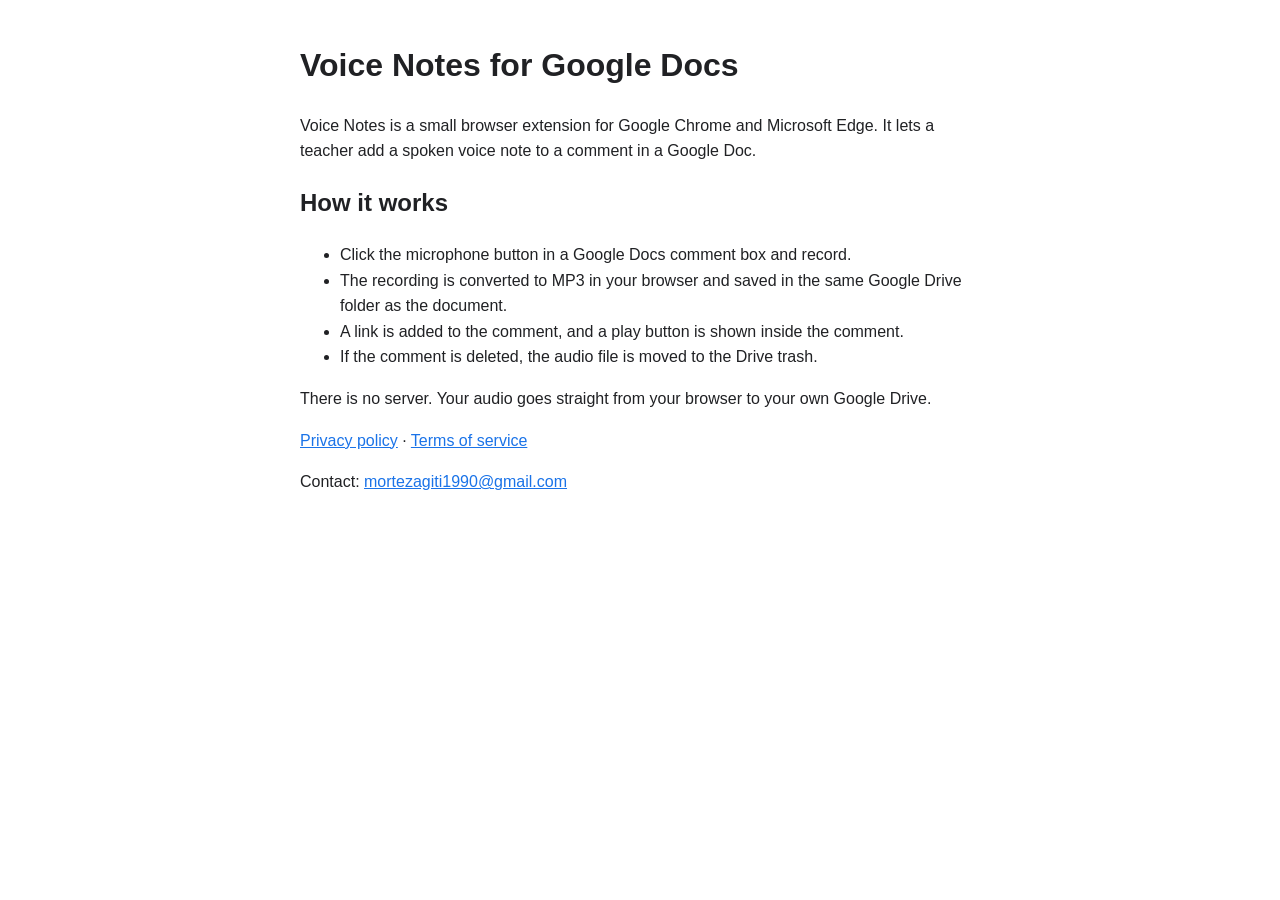
<file: docs/index.html>
<!DOCTYPE html>
<html lang="en">
<head>
  <meta charset="utf-8">
  <meta name="viewport" content="width=device-width, initial-scale=1">
  <title>Voice Notes for Google Docs</title>
  <style>
    body { font-family: Arial, sans-serif; max-width: 680px; margin: 40px auto; padding: 0 16px; line-height: 1.6; color: #202124; }
    a { color: #1a73e8; }
  </style>
</head>
<body>
  <h1>Voice Notes for Google Docs</h1>
  <p>Voice Notes is a small browser extension for Google Chrome and Microsoft Edge. It lets a teacher
  add a spoken voice note to a comment in a Google Doc.</p>

  <h2>How it works</h2>
  <ul>
    <li>Click the microphone button in a Google Docs comment box and record.</li>
    <li>The recording is converted to MP3 in your browser and saved in the same Google Drive folder as the document.</li>
    <li>A link is added to the comment, and a play button is shown inside the comment.</li>
    <li>If the comment is deleted, the audio file is moved to the Drive trash.</li>
  </ul>

  <p>There is no server. Your audio goes straight from your browser to your own Google Drive.</p>

  <p><a href="privacy.html">Privacy policy</a> &middot; <a href="terms.html">Terms of service</a></p>
  <p>Contact: <a href="mailto:mortezagiti1990@gmail.com">mortezagiti1990@gmail.com</a></p>
</body>
</html>
</file>
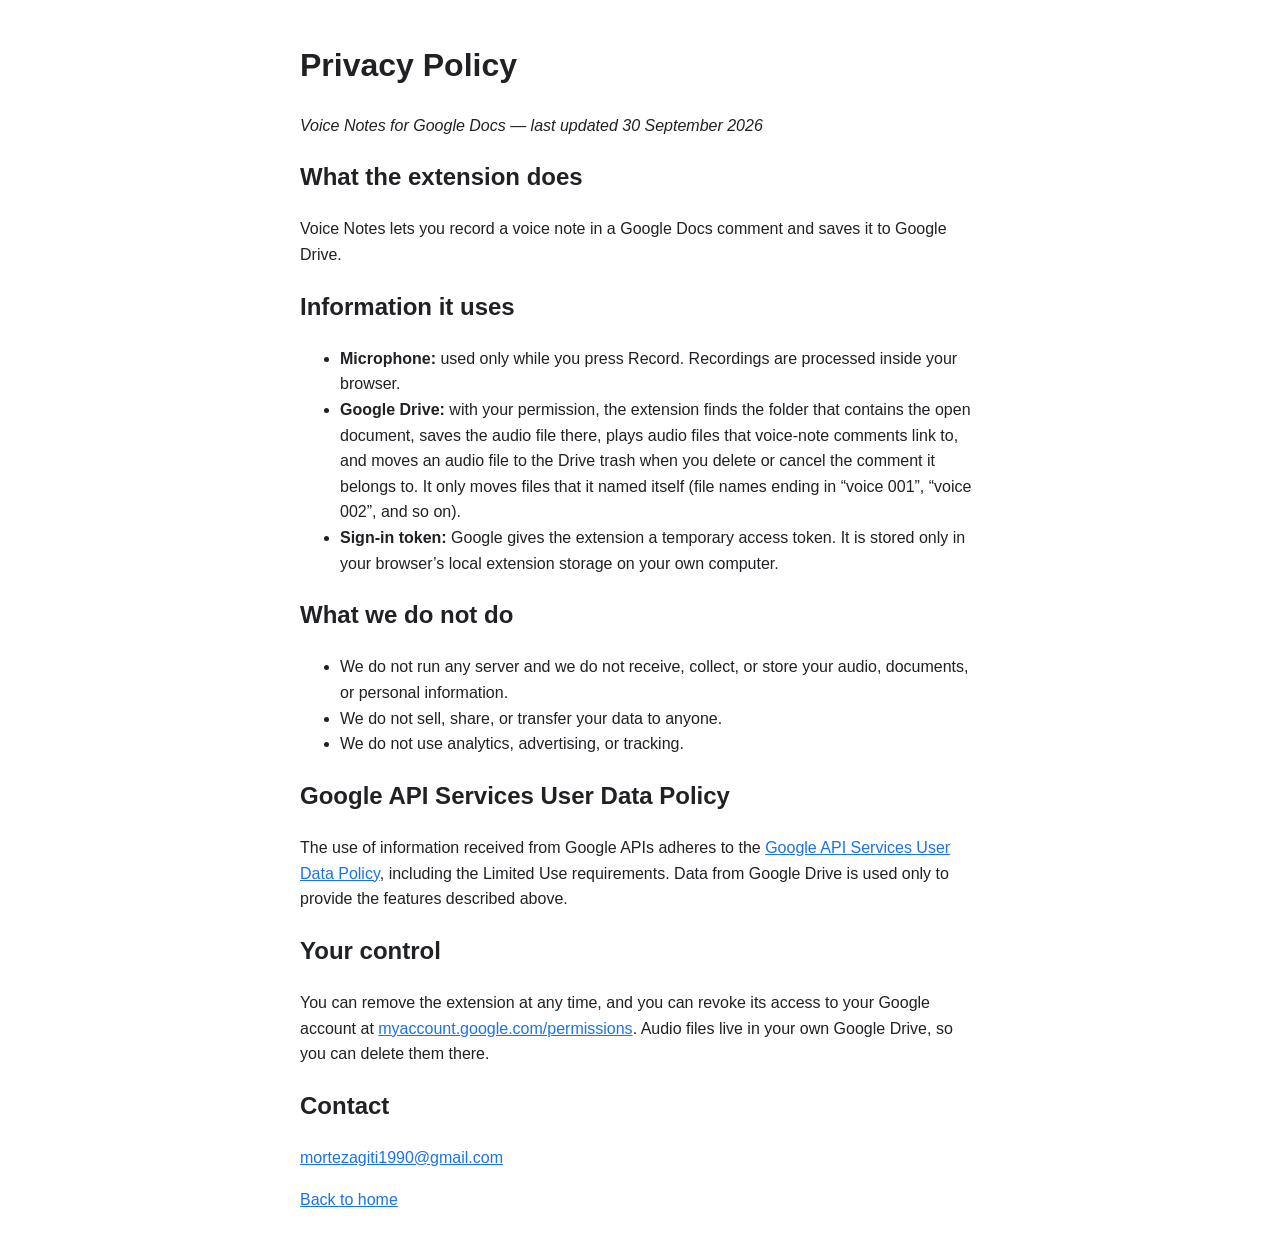
<file: docs/privacy.html>
<!DOCTYPE html>
<html lang="en">
<head>
  <meta charset="utf-8">
  <meta name="viewport" content="width=device-width, initial-scale=1">
  <title>Privacy Policy - Voice Notes for Google Docs</title>
  <style>
    body { font-family: Arial, sans-serif; max-width: 680px; margin: 40px auto; padding: 0 16px; line-height: 1.6; color: #202124; }
    a { color: #1a73e8; }
  </style>
</head>
<body>
  <h1>Privacy Policy</h1>
  <p><em>Voice Notes for Google Docs &mdash; last updated 30 September 2026</em></p>

  <h2>What the extension does</h2>
  <p>Voice Notes lets you record a voice note in a Google Docs comment and saves it to Google Drive.</p>

  <h2>Information it uses</h2>
  <ul>
    <li><strong>Microphone:</strong> used only while you press Record. Recordings are processed inside your browser.</li>
    <li><strong>Google Drive:</strong> with your permission, the extension finds the folder that contains the open document,
    saves the audio file there, plays audio files that voice-note comments link to, and moves an audio file to the Drive
    trash when you delete or cancel the comment it belongs to. It only moves files that it named itself
    (file names ending in &ldquo;voice 001&rdquo;, &ldquo;voice 002&rdquo;, and so on).</li>
    <li><strong>Sign-in token:</strong> Google gives the extension a temporary access token. It is stored only in your
    browser&rsquo;s local extension storage on your own computer.</li>
  </ul>

  <h2>What we do not do</h2>
  <ul>
    <li>We do not run any server and we do not receive, collect, or store your audio, documents, or personal information.</li>
    <li>We do not sell, share, or transfer your data to anyone.</li>
    <li>We do not use analytics, advertising, or tracking.</li>
  </ul>

  <h2>Google API Services User Data Policy</h2>
  <p>The use of information received from Google APIs adheres to the
  <a href="https://developers.google.com/terms/api-services-user-data-policy">Google API Services User Data Policy</a>,
  including the Limited Use requirements. Data from Google Drive is used only to provide the features described above.</p>

  <h2>Your control</h2>
  <p>You can remove the extension at any time, and you can revoke its access to your Google account at
  <a href="https://myaccount.google.com/permissions">myaccount.google.com/permissions</a>.
  Audio files live in your own Google Drive, so you can delete them there.</p>

  <h2>Contact</h2>
  <p><a href="mailto:mortezagiti1990@gmail.com">mortezagiti1990@gmail.com</a></p>

  <p><a href="index.html">Back to home</a></p>
</body>
</html>
</file>
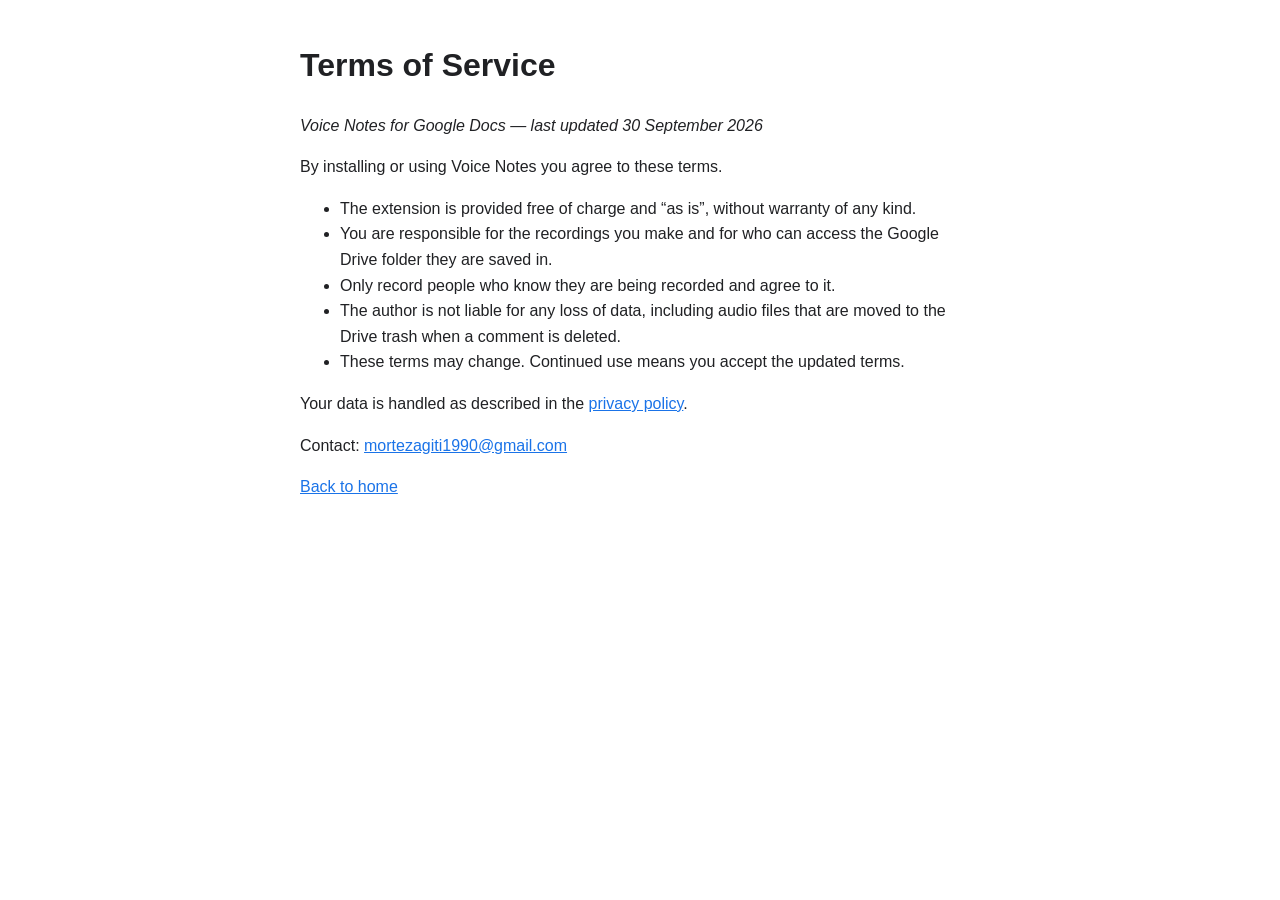
<file: docs/terms.html>
<!DOCTYPE html>
<html lang="en">
<head>
  <meta charset="utf-8">
  <meta name="viewport" content="width=device-width, initial-scale=1">
  <title>Terms of Service - Voice Notes for Google Docs</title>
  <style>
    body { font-family: Arial, sans-serif; max-width: 680px; margin: 40px auto; padding: 0 16px; line-height: 1.6; color: #202124; }
    a { color: #1a73e8; }
  </style>
</head>
<body>
  <h1>Terms of Service</h1>
  <p><em>Voice Notes for Google Docs &mdash; last updated 30 September 2026</em></p>

  <p>By installing or using Voice Notes you agree to these terms.</p>

  <ul>
    <li>The extension is provided free of charge and &ldquo;as is&rdquo;, without warranty of any kind.</li>
    <li>You are responsible for the recordings you make and for who can access the Google Drive folder they are saved in.</li>
    <li>Only record people who know they are being recorded and agree to it.</li>
    <li>The author is not liable for any loss of data, including audio files that are moved to the Drive trash when a comment is deleted.</li>
    <li>These terms may change. Continued use means you accept the updated terms.</li>
  </ul>

  <p>Your data is handled as described in the <a href="privacy.html">privacy policy</a>.</p>
  <p>Contact: <a href="mailto:mortezagiti1990@gmail.com">mortezagiti1990@gmail.com</a></p>
  <p><a href="index.html">Back to home</a></p>
</body>
</html>
</file>
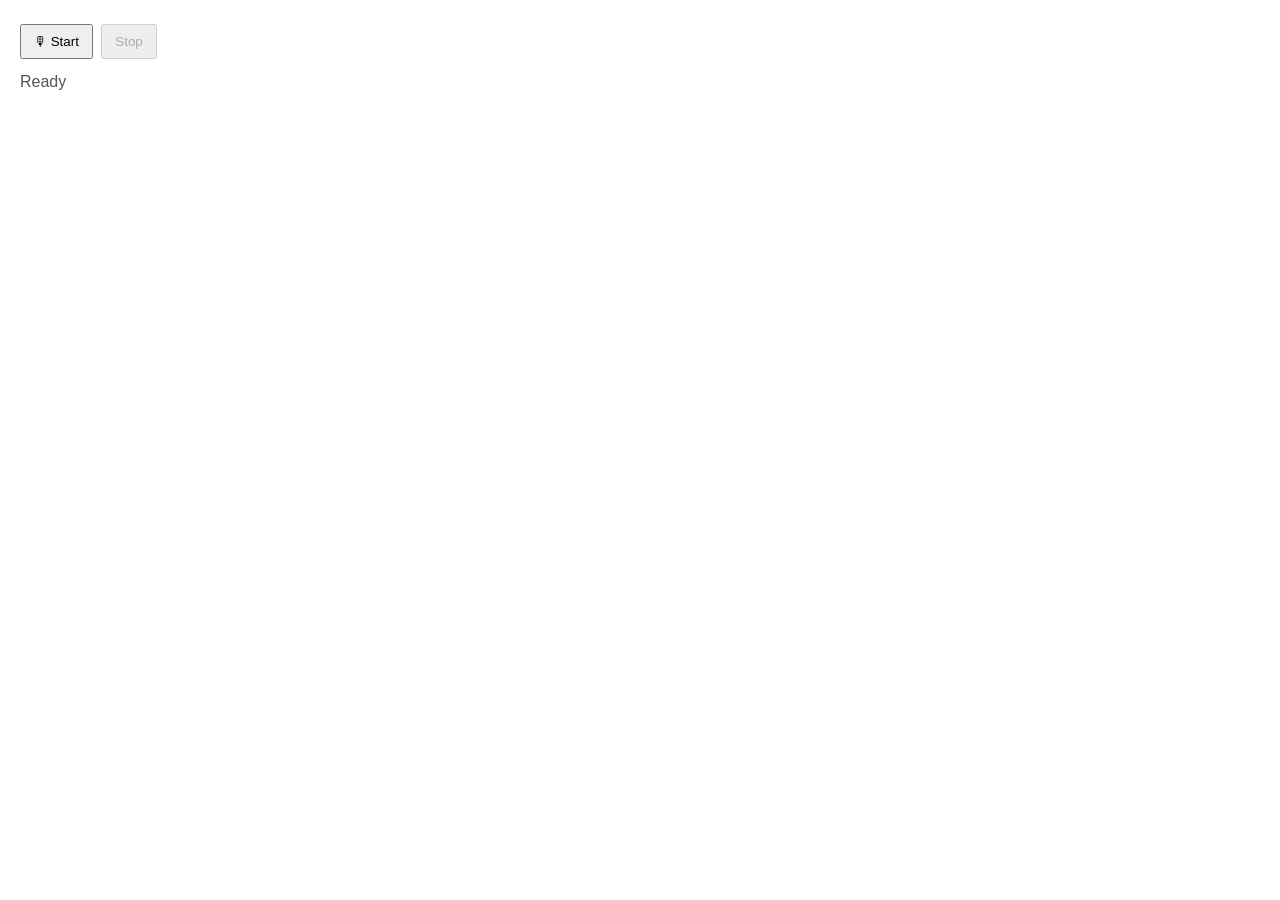
<file: src/Recorder.html>
<!DOCTYPE html>
<html>
<head>
  <base target="_top">
  <style>
    body { font-family: Arial, sans-serif; padding: 12px; }
    button { padding: 8px 12px; margin: 4px 4px 4px 0; }
    #status { margin: 10px 0; color: #555; }
    audio { width: 100%; margin-top: 10px; }
  </style>
</head>
<body>
  <button id="start">🎙 Start</button>
  <button id="stop" disabled>Stop</button>
  <div id="status">Ready</div>
  <audio id="player" controls hidden></audio>

  <script>
    const startBtn = document.getElementById('start');
    const stopBtn = document.getElementById('stop');
    const statusEl = document.getElementById('status');
    const player = document.getElementById('player');
    let recorder, chunks = [], timer, seconds = 0;

    const fmt = s => String(Math.floor(s / 60)).padStart(2, '0') + ':' + String(s % 60).padStart(2, '0');

    startBtn.onclick = async () => {
      try {
        const stream = await navigator.mediaDevices.getUserMedia({ audio: true });
        chunks = [];
        recorder = new MediaRecorder(stream);
        recorder.ondataavailable = e => chunks.push(e.data);
        recorder.onstop = () => {
          stream.getTracks().forEach(t => t.stop());
          const blob = new Blob(chunks, { type: recorder.mimeType });
          player.src = URL.createObjectURL(blob);
          player.hidden = false;
          statusEl.textContent = 'Recorded ' + fmt(seconds) + ' - press play to check';
        };
        recorder.start();
        seconds = 0;
        timer = setInterval(() => statusEl.textContent = 'Recording: ' + fmt(++seconds), 1000);
        statusEl.textContent = 'Recording: 00:00';
        player.hidden = true;
        startBtn.disabled = true;
        stopBtn.disabled = false;
      } catch (err) {
        statusEl.textContent = 'Microphone error: ' + err.name + ' - ' + err.message;
      }
    };

    stopBtn.onclick = () => {
      clearInterval(timer);
      recorder.stop();
      startBtn.disabled = false;
      stopBtn.disabled = true;
    };
  </script>
</body>
</html>
</file>
